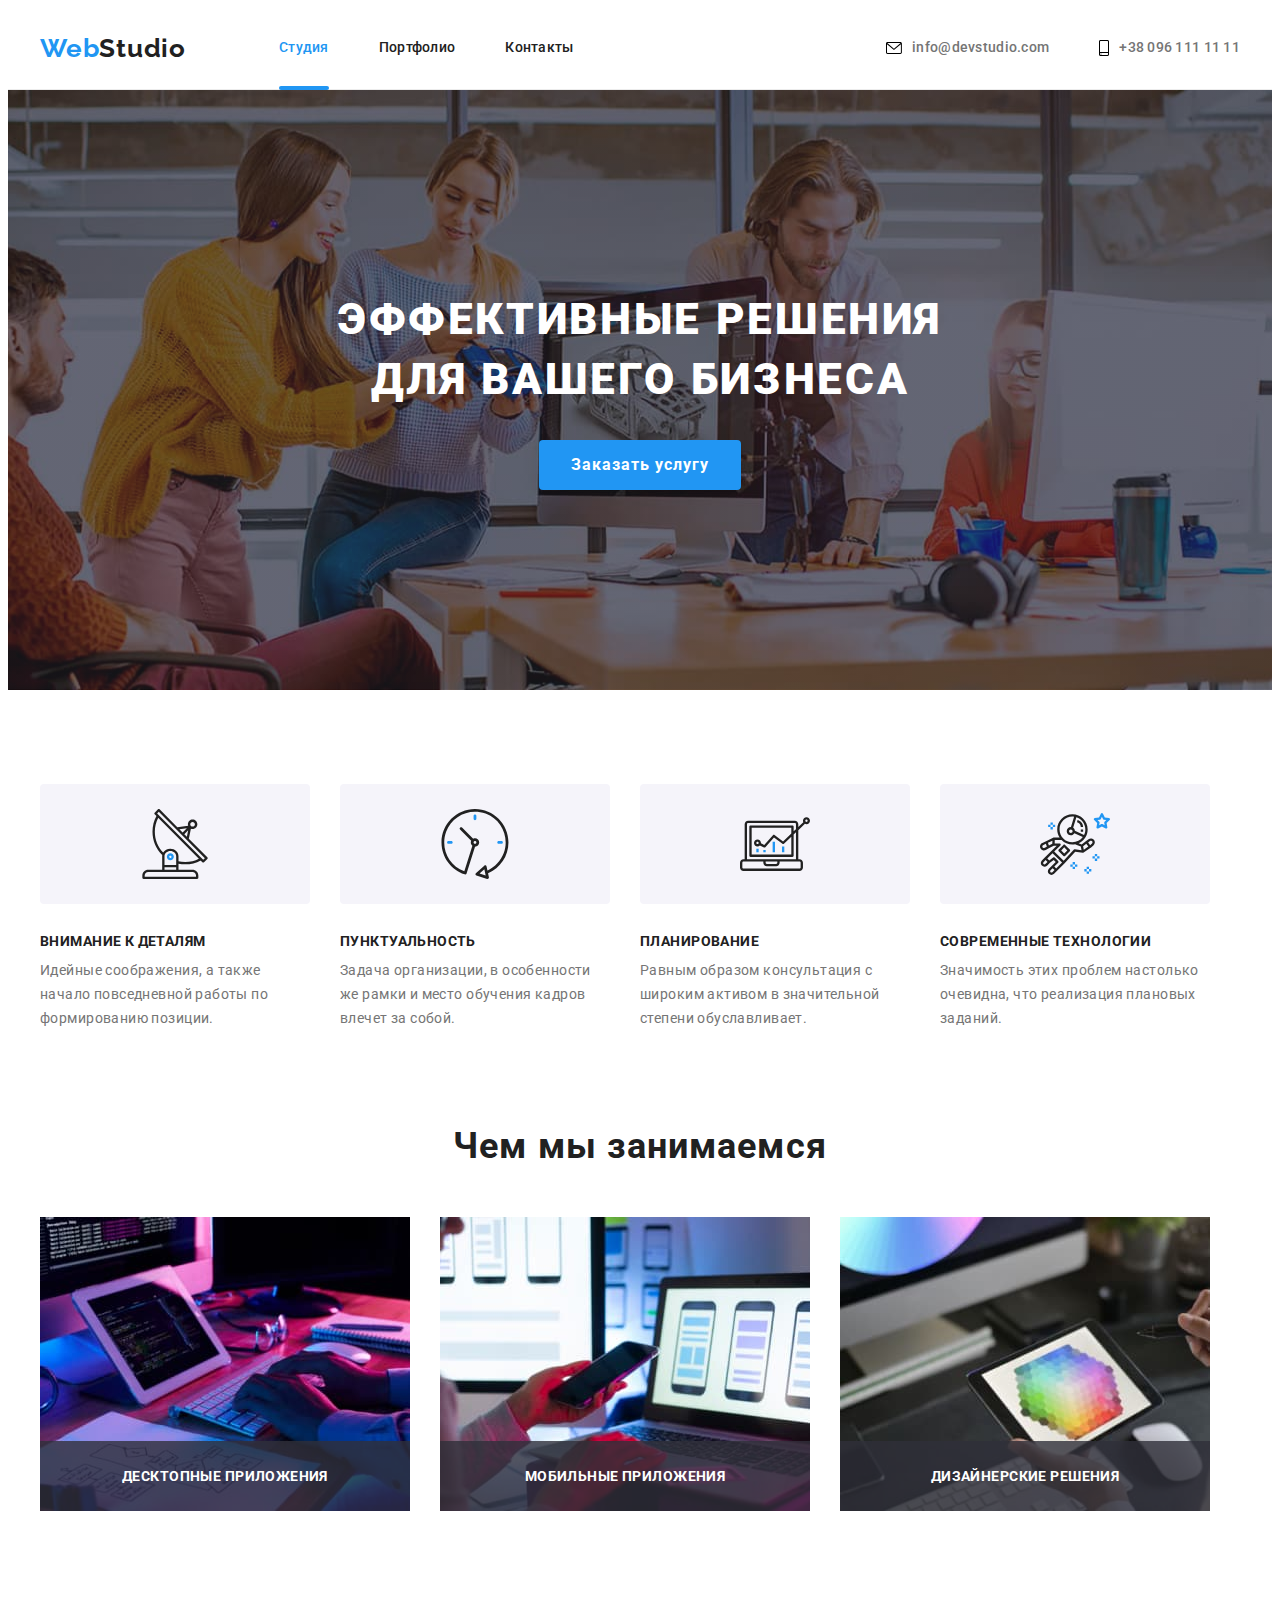
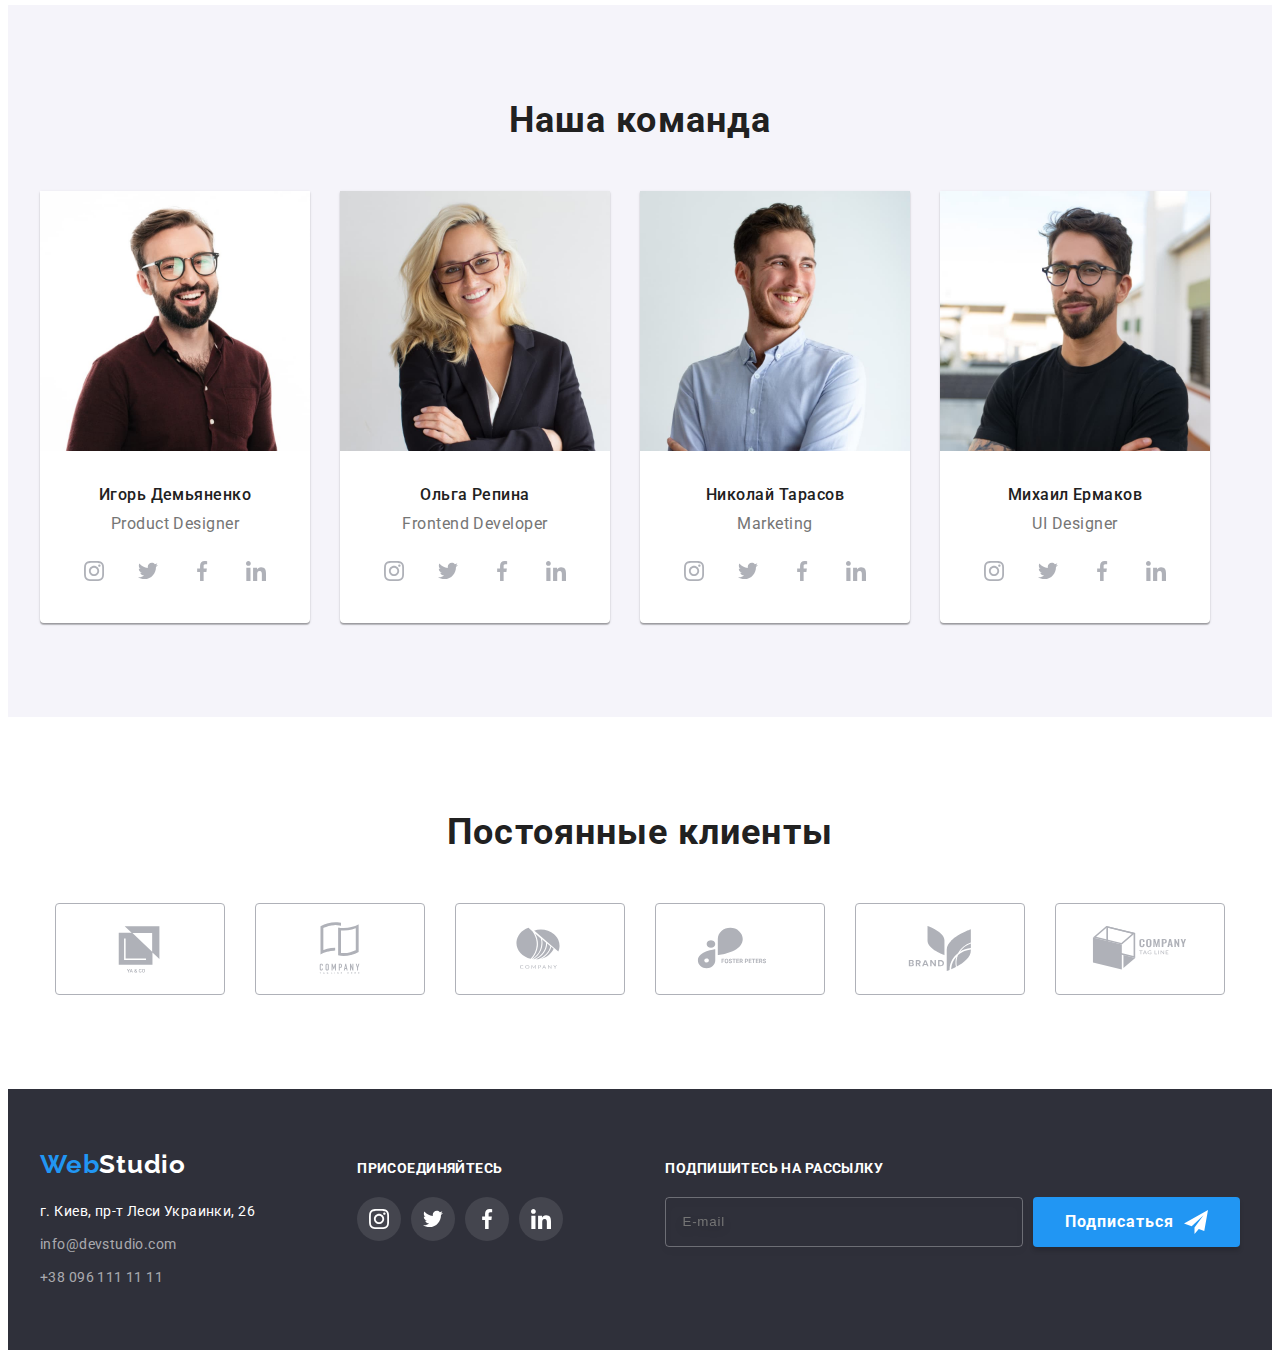
<file: index.html>
<!DOCTYPE html>
<html lang="ru">
  <head>
    <meta charset="UTF-8" />
    <meta http-equiv="X-UA-Compatible" content="IE=edge" />
    <meta name="viewport" content="width=device-width, initial-scale=1.0" />
    <link rel="preconnect" href="https://fonts.googleapis.com" />
    <link rel="preconnect" href="https://fonts.gstatic.com" crossorigin />
    <link
      href="https://fonts.googleapis.com/css2?family=Raleway:wght@700&family=Roboto:wght@400;500;700;900&display=swap"
      rel="stylesheet"
    />
    <link
      rel="stylesheet"
      href="https://cdnjs.cloudflare.com/ajax/libs/modern-normalize/1.1.0/modern-normalize.min.css"
      integrity="sha512-wpPYUAdjBVSE4KJnH1VR1HeZfpl1ub8YT/NKx4PuQ5NmX2tKuGu6U/JRp5y+Y8XG2tV+wKQpNHVUX03MfMFn9Q=="
      crossorigin="anonymous"
      referrerpolicy="no-referrer"
    />
    <link rel="stylesheet" href=./css/styles.css />
    <title>WebStudio</title>
  </head>
  <body>
    <header class="header">
      <div class="container header-container">
        <nav class="header-navigation">
          <a class="header-logo link" href=""
            ><span class="word-first-part">Web</span>Studio</a
          >
          <ul class="header-list list">
            <li class="header-item">
              <a href="./index.html" class="header-link link current">Студия</a>
            </li>
            <li class="header-item">
              <a href="./portfolio.html" class="header-link link">Портфолио</a>
            </li>
            <li class="header-item">
              <a href="" class="header-link link">Контакты</a>
            </li>
          </ul>
        </nav>
        <div class="header-connect">
          <ul class="second-header-list list">
            <li class="second-header-items">
              <a href="mailto:info@devstudio.com" class="header-contacts link">
                <svg class="contacts-icons" width="16" height="12">
                  <use href="./images/icons.svg#icon-envelope"></use>
                </svg>
                info@devstudio.com</a
              >
            </li>
            <li class="second-header-items">
              <a href="tel:+380961111111" class="header-contacts link">
                <svg class="contacts-icons" width="10" height="16">
                  <use href="./images/icons.svg#icon-smartphone"></use>
                </svg>
                +38 096 111 11 11</a
              >
            </li>
          </ul>
        </div>
      </div>
    </header>
    <main>
      <section class="hero">
        <div class="container hero-info">
          <h1 class="hero-title">Эффективные решения для вашего бизнеса</h1>
          <button class="btn" type="button" data-modal-open>
            Заказать услугу
          </button>
        </div>
      </section>
      <section class="about-us">
        <div class="container">
          <h2 class="titles visually-hidden">О нас</h2>
          <ul class="about-us-list list">
            <li class="about-us-item">
              <div class="about-us-links-item">
                <svg class="about-us-links-icons" width="70" height="70">
                  <use href="./images/icons.svg#icon-antenna"></use>
                </svg>
              </div>
              <h3 class="about-us-item-title">Внимание к деталям</h3>
              <p class="about-us-item-text">
                Идейные соображения, а также начало повседневной работы по
                формированию позиции.
              </p>
            </li>
            <li class="about-us-item">
              <div class="about-us-links-item">
                <svg class="about-us-links-icons" width="70" height="70">
                  <use href="./images/icons.svg#icon-clock"></use>
                </svg>
              </div>
              <h3 class="about-us-item-title">Пунктуальность</h3>
              <p class="about-us-item-text">
                Задача организации, в особенности же рамки и место обучения
                кадров влечет за собой.
              </p>
            </li>
            <li class="about-us-item">
              <div class="about-us-links-item">
                <svg class="about-us-links-icons" width="70" height="70">
                  <use href="./images/icons.svg#icon-diagram"></use>
                </svg>
              </div>
              <h3 class="about-us-item-title">Планирование</h3>
              <p class="about-us-item-text">
                Равным образом консультация с широким активом в значительной
                степени обуславливает.
              </p>
            </li>
            <li class="about-us-item">
              <div class="about-us-links-item">
                <svg class="about-us-links-icons" width="70" height="70">
                  <use href="./images/icons.svg#icon-astronaut"></use>
                </svg>
              </div>
              <h3 class="about-us-item-title">Современные технологии</h3>
              <p class="about-us-item-text">
                Значимость этих проблем настолько очевидна, что реализация
                плановых заданий.
              </p>
            </li>
          </ul>
        </div>
      </section>
      <section class="gallery">
        <div class="container">
          <h2 class="titles">Чем мы занимаемся</h2>
          <ul class="gallery-list list">
            <li class="gallery-list-item">
              <img
                class="images"
                src="./images/studio_img/image1_section1.jpg"
                alt="Кодинг"
                width="370"
                height="294"
              />
              <div class="gallery-titles-box">
                <p class="gallery-titles">ДЕСКТОПНЫЕ ПРИЛОЖЕНИЯ</p>
              </div>
            </li>
            <li class="gallery-list-item">
              <img
                class="images"
                src="./images/studio_img/image2_section1.jpg"
                alt="Адаптивная верстка"
                width="370"
                height="294"
              />
              <div class="gallery-titles-box">
                <p class="gallery-titles">МОБИЛЬНЫЕ ПРИЛОЖЕНИЯ</p>
              </div>
            </li>
            <li class="gallery-list-item">
              <img
                class="images"
                src="./images/studio_img/image3_section1.jpg"
                alt="Создание дизайна"
                width="370"
                height="294"
              />
              <div class="gallery-titles-box">
                <p class="gallery-titles">ДИЗАЙНЕРСКИЕ РЕШЕНИЯ</p>
              </div>
            </li>
          </ul>
        </div>
      </section>
      <section class="our-team">
        <div class="container">
          <h2 class="titles our-team-title">Наша команда</h2>
          <ul class="our-team-list list">
            <li class="our-team-list-item">
              <img
                class="team-images"
                src="./images/studio_img/image1_section2.jpg"
                alt="Первый член команды"
                width="810"
                height="780"
              />
              <div class="card-text">
                <h3 class="names">Игорь Демьяненко</h3>
                <p class="professions" lang="en">Product Designer</p>
                <ul class="members-links-list list">
                  <li class="members-link">
                    <a href="" class="members-links-item">
                      <svg class="members-links-icons" width="20" height="20">
                        <use href="./images/icons.svg#icon-instagram"></use>
                      </svg>
                    </a>
                  </li>
                  <li class="members-link">
                    <a href="" class="members-links-item">
                      <svg class="members-links-icons" width="20" height="20">
                        <use href="./images/icons.svg#icon-twitter"></use>
                      </svg>
                    </a>
                  </li>
                  <li class="members-link">
                    <a href="" class="members-links-item">
                      <svg class="members-links-icons" width="20" height="20">
                        <use href="./images/icons.svg#icon-facebook"></use>
                      </svg>
                    </a>
                  </li>
                  <li class="members-link">
                    <a href="" class="members-links-item">
                      <svg class="members-links-icons" width="20" height="20">
                        <use href="./images/icons.svg#icon-linkedin"></use>
                      </svg>
                    </a>
                  </li>
                </ul>
              </div>
            </li>
            <li class="our-team-list-item">
              <img
                class="team-images"
                src="./images/studio_img/image2_section2.jpg"
                alt="Второй член команды"
                width="810"
                height="780"
              />
              <div class="card-text">
                <h3 class="names">Ольга Репина</h3>
                <p class="professions" lang="en">Frontend Developer</p>
                <ul class="members-links-list list">
                  <li class="members-link">
                    <a href="" class="members-links-item">
                      <svg class="members-links-icons" width="20" height="20">
                        <use href="./images/icons.svg#icon-instagram"></use>
                      </svg>
                    </a>
                  </li>
                  <li class="members-link">
                    <a href="" class="members-links-item">
                      <svg class="members-links-icons" width="20" height="20">
                        <use href="./images/icons.svg#icon-twitter"></use>
                      </svg>
                    </a>
                  </li>
                  <li class="members-link">
                    <a href="" class="members-links-item">
                      <svg class="members-links-icons" width="20" height="20">
                        <use href="./images/icons.svg#icon-facebook"></use>
                      </svg>
                    </a>
                  </li>
                  <li class="members-link">
                    <a href="" class="members-links-item">
                      <svg class="members-links-icons" width="20" height="20">
                        <use href="./images/icons.svg#icon-linkedin"></use>
                      </svg>
                    </a>
                  </li>
                </ul>
              </div>
            </li>
            <li class="our-team-list-item">
              <img
                class="team-images"
                src="./images/studio_img/image3_section2.jpg"
                alt="Третий член команды"
                width="810"
                height="780"
              />
              <div class="card-text">
                <h3 class="names">Николай Тарасов</h3>
                <p class="professions" lang="en">Marketing</p>
                <ul class="members-links-list list">
                  <li class="members-link">
                    <a href="" class="members-links-item">
                      <svg class="members-links-icons" width="20" height="20">
                        <use href="./images/icons.svg#icon-instagram"></use>
                      </svg>
                    </a>
                  </li>
                  <li class="members-link">
                    <a href="" class="members-links-item">
                      <svg class="members-links-icons" width="20" height="20">
                        <use href="./images/icons.svg#icon-twitter"></use>
                      </svg>
                    </a>
                  </li>
                  <li class="members-link">
                    <a href="" class="members-links-item">
                      <svg class="members-links-icons" width="20" height="20">
                        <use href="./images/icons.svg#icon-facebook"></use>
                      </svg>
                    </a>
                  </li>
                  <li class="members-link">
                    <a href="" class="members-links-item">
                      <svg class="members-links-icons" width="20" height="20">
                        <use href="./images/icons.svg#icon-linkedin"></use>
                      </svg>
                    </a>
                  </li>
                </ul>
              </div>
            </li>
            <li class="our-team-list-item">
              <img
                class="team-images"
                src="./images/studio_img/image4_section2.jpg"
                alt="Четвертый член команды"
                width="810"
                height="780"
              />
              <div class="card-text">
                <h3 class="names">Михаил Ермаков</h3>
                <p class="professions" lang="en">UI Designer</p>
                <ul class="members-links-list list">
                  <li class="members-link">
                    <a href="" class="members-links-item">
                      <svg class="members-links-icons" width="20" height="20">
                        <use href="./images/icons.svg#icon-instagram"></use>
                      </svg>
                    </a>
                  </li>
                  <li class="members-link">
                    <a href="" class="members-links-item">
                      <svg class="members-links-icons" width="20" height="20">
                        <use href="./images/icons.svg#icon-twitter"></use>
                      </svg>
                    </a>
                  </li>
                  <li class="members-link">
                    <a href="" class="members-links-item">
                      <svg class="members-links-icons" width="20" height="20">
                        <use href="./images/icons.svg#icon-facebook"></use>
                      </svg>
                    </a>
                  </li>
                  <li class="members-link">
                    <a href="" class="members-links-item">
                      <svg class="members-links-icons" width="20" height="20">
                        <use href="./images/icons.svg#icon-linkedin"></use>
                      </svg>
                    </a>
                  </li>
                </ul>
              </div>
            </li>
          </ul>
        </div>
      </section>
      <section class="clients">
        <h2 class="titles">Постоянные клиенты</h2>
        <ul class="client-list list">
          <li class="clients-list-item">
            <a href="" class="clients-links-item">
              <svg class="clients-links-icons" width="106" height="60">
                <use href="./images/icons.svg#icon-partner1"></use>
              </svg>
            </a>
          </li>
          <li class="clients-list-item">
            <a href="" class="clients-links-item">
              <svg class="clients-links-icons" width="106" height="60">
                <use href="./images/icons.svg#icon-partner2"></use>
              </svg>
            </a>
          </li>
          <li class="clients-list-item">
            <a href="" class="clients-links-item">
              <svg class="clients-links-icons" width="106" height="60">
                <use href="./images/icons.svg#icon-partner3"></use>
              </svg>
            </a>
          </li>
          <li class="clients-list-item">
            <a href="" class="clients-links-item">
              <svg class="clients-links-icons" width="106" height="60">
                <use href="./images/icons.svg#icon-partner4"></use>
              </svg>
            </a>
          </li>
          <li class="clients-list-item">
            <a href="" class="clients-links-item">
              <svg class="clients-links-icons" width="106" height="60">
                <use href="./images/icons.svg#icon-partner5"></use>
              </svg>
            </a>
          </li>
          <li class="clients-list-item">
            <a href="" class="clients-links-item">
              <svg class="clients-links-icons" width="106" height="60">
                <use href="./images/icons.svg#icon-partner6"></use>
              </svg>
            </a>
          </li>
        </ul>
      </section>
    </main>
    <footer class="footer">
      <div class="container footer-container">
        <div class="footer-semi-container">
          <a class="footer-logo link" href=""
            ><span class="word-first-part">Web</span>Studio</a
          >
          <address>
            <ul class="footer-list list">
              <li class="footer-list-item">
                <a
                  href="https://goo.gl/maps/eJYZ2F3SUfPeSupF6"
                  target="_blank"
                  rel="noopener noreferrer"
                  class="footer-address link"
                  >г. Киев, пр-т Леси Украинки, 26
                </a>
              </li>
              <li class="footer-list-item">
                <a href="mailto:info@devstudio.com" class="footer-links link"
                  >info@devstudio.com</a
                >
              </li>
              <li class="footer-list-item">
                <a href="tel:+380961111111" class="footer-links link"
                  >+38 096 111 11 11</a
                >
              </li>
            </ul>
          </address>
        </div>
        <div class="footer-semi-container add-to-us">
          <p class="footer-title">ПРИСОЕДИНЯЙТЕСЬ</p>
          <ul class="footer-links-list list">
            <li class="footer-link">
              <a href="" class="footer-links-item">
                <svg class="footer-links-icons" width="20" height="20">
                  <use href="./images/icons.svg#icon-instagram"></use>
                </svg>
              </a>
            </li>
            <li class="footer-link">
              <a href="" class="footer-links-item">
                <svg class="footer-links-icons" width="20" height="20">
                  <use href="./images/icons.svg#icon-twitter"></use>
                </svg>
              </a>
            </li>
            <li class="footer-link">
              <a href="" class="footer-links-item">
                <svg class="footer-links-icons" width="20" height="20">
                  <use href="./images/icons.svg#icon-facebook"></use>
                </svg>
              </a>
            </li>
            <li class="footer-link">
              <a href="" class="footer-links-item">
                <svg class="footer-links-icons" width="20" height="20">
                  <use href="./images/icons.svg#icon-linkedin"></use>
                </svg>
              </a>
            </li>
          </ul>
        </div>
        <div class="footer-semi-container add-to-us">
          <p class="footer-title">ПОДПИШИТЕСЬ НА РАССЫЛКУ</p>
          <form action="#" class="footer-form">
            <input
              type="email"
              name="subscribe-input"
              class="footer-input"
              placeholder="E-mail"
            />
            <button class="btn footer-button" type="submit">
              Подписаться
              <svg class="footer-icon" width="24" height="24">
                <use href="./images/icons.svg#icon-icon-send"></use>
              </svg>
            </button>
          </form>
        </div>
      </div>
    </footer>
    <div class="backdrop is-hidden" data-modal>
      <div class="modal">
        <button type="button" class="modal-close" data-modal-close>
          <svg class="icon-close" width="18" height="18">
            <use href="./images/icons.svg#icon-close"></use>
          </svg>
        </button>
        <p class="modal-title">Оставьте свои данные, мы вам перезвоним</p>
        <form action="#" class="modal-form">
          <div class="modal-form-field">
            <label class="modal-label" for="user-name">Имя</label>
            <div class="input-wrap">
              <input
                type="text"
                name="user-name"
                class="modal-input"
                id="user-name"
                required
              />
              <svg class="input-icon" width="18" height="18">
                <use href="./images/icons.svg#icon-person-black"></use>
              </svg>
            </div>
          </div>
          <div class="modal-form-field">
            <label class="modal-label" for="user-tel">Телефон</label>
            <div class="input-wrap">
              <input
                type="tel"
                name="user-tel"
                class="modal-input"
                id="user-tel"
                required
              />
              <svg class="input-icon" width="18" height="18">
                <use href="./images/icons.svg#icon-phone-black"></use>
              </svg>
            </div>
          </div>
          <div class="modal-form-field">
            <label class="modal-label" for="user-email">Почта</label>
            <div class="input-wrap">
              <input
                type="email"
                name="user-email"
                class="modal-input"
                id="user-email"
              />
              <svg class="input-icon" width="18" height="18">
                <use href="./images/icons.svg#icon-email-black"></use>
              </svg>
            </div>
          </div>
          <div class="modal-form-textarea">
            <label class="modal-label" for="user-comments">Комментарии</label>
            <textarea
              name="user-comments"
              class="modal-textarea"
              id="user-comments"
              placeholder="Введите текст"
            ></textarea>
          </div>
          <div class="modal-form-field">
            <input
              type="checkbox"
              name="privacy"
              id="modal-check"
              class="modal-check visually-hidden"
              required
            />
            <label for="modal-check" class="modal-check-text">
              <span>
                <svg class="check-icon" width="16" height="15">
                  <use href="./images/icons.svg#icon-icon-check"></use>
                </svg>
              </span>
              Соглашаюсь с рассылкой и принимаю&nbsp
              <a class="modal-check-link" href="">Условия договора</a></label
            >
          </div>
          <button class="btn modal-btn" type="submit">Отправить</button>
        </form>
      </div>
    </div>
    <script src="./js/modal.js"></script>
  </body>
</html>
</file>
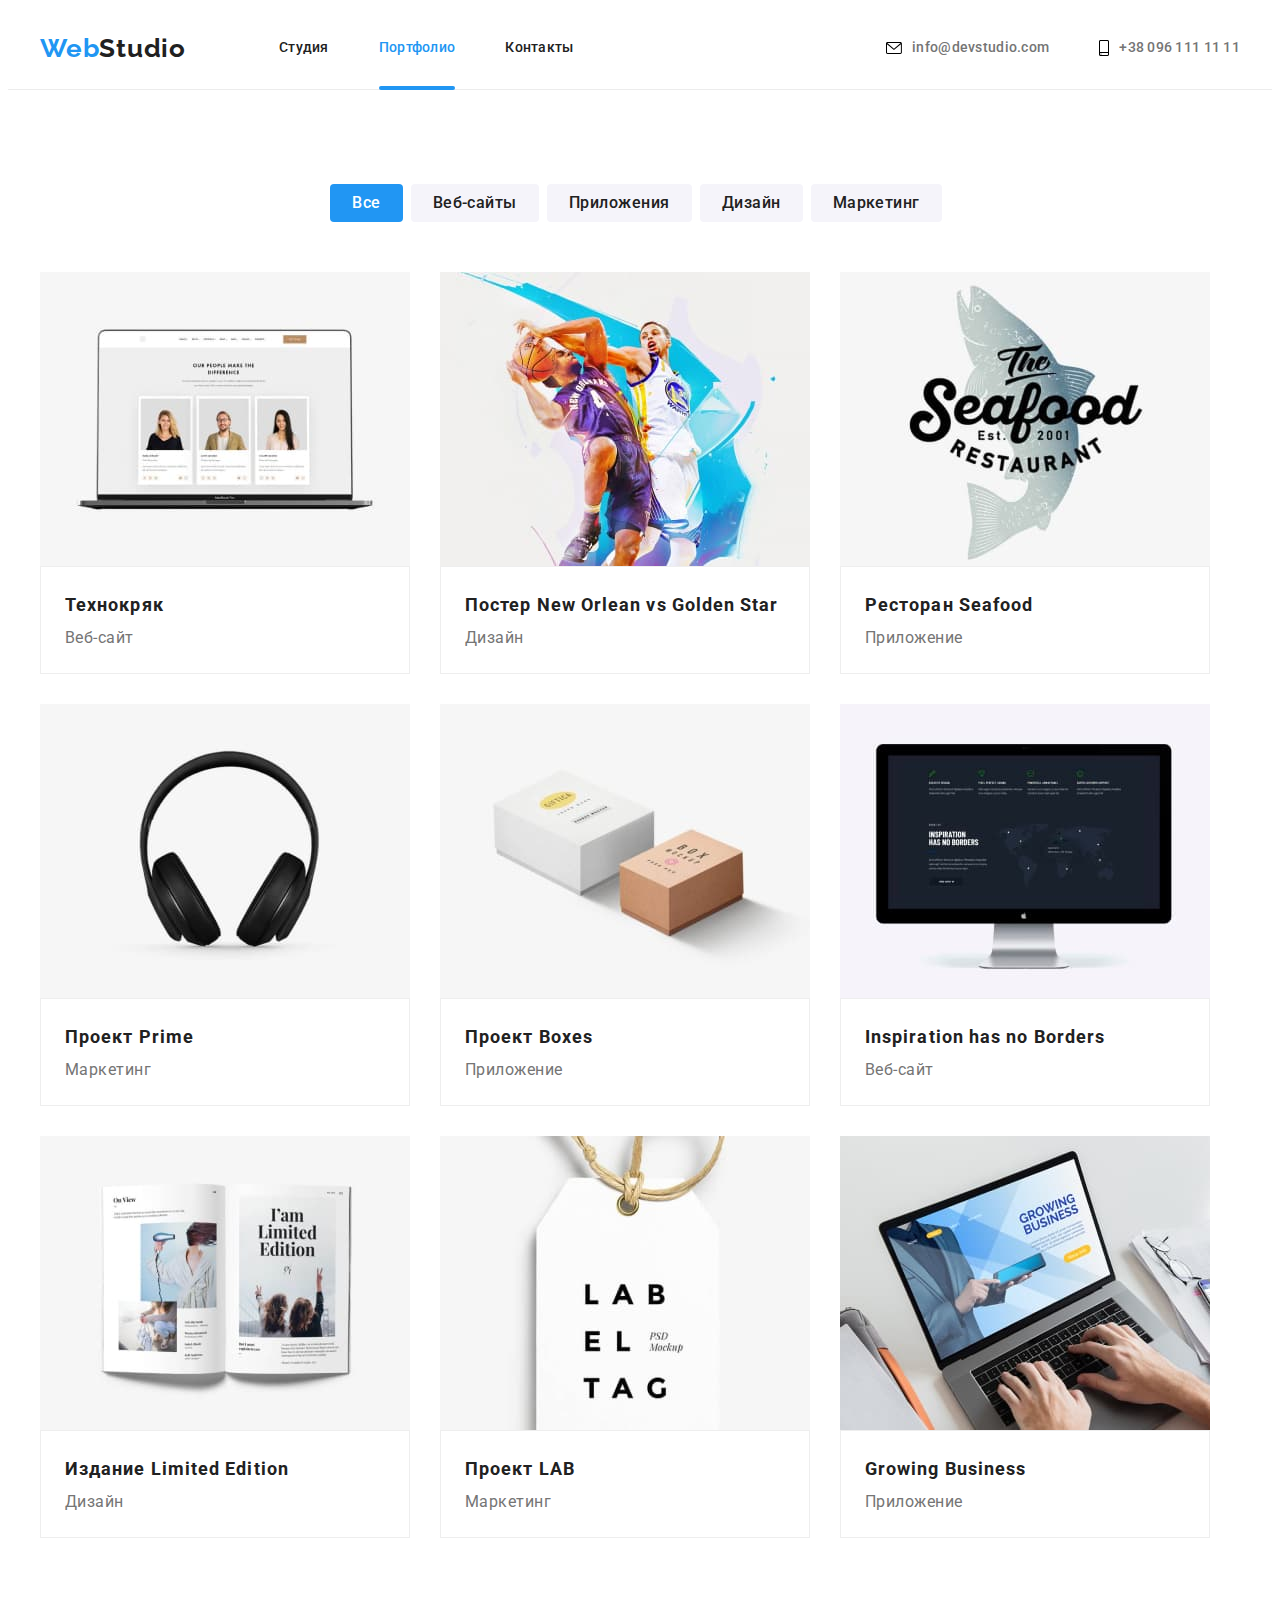
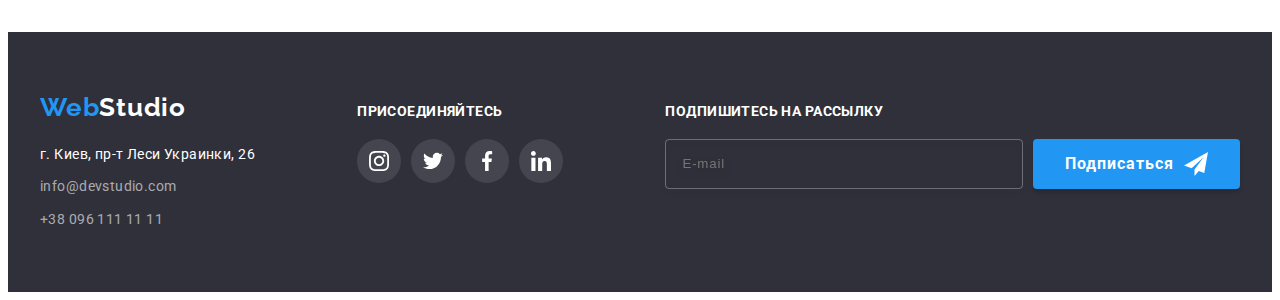
<file: portfolio.html>
<!DOCTYPE html>
<html lang="ru">
  <head>
    <meta charset="UTF-8" />
    <meta http-equiv="X-UA-Compatible" content="IE=edge" />
    <meta name="viewport" content="width=device-width, initial-scale=1.0" />
    <link rel="preconnect" href="https://fonts.googleapis.com" />
    <link rel="preconnect" href="https://fonts.gstatic.com" crossorigin />
    <link href="https://fonts.googleapis.com/css2?family=Raleway:wght@700&family=Roboto:wght@400;500;700;900&display=swap"
      rel="stylesheet" />
    <link rel="stylesheet" href="https://cdnjs.cloudflare.com/ajax/libs/modern-normalize/1.1.0/modern-normalize.min.css"
      integrity="sha512-wpPYUAdjBVSE4KJnH1VR1HeZfpl1ub8YT/NKx4PuQ5NmX2tKuGu6U/JRp5y+Y8XG2tV+wKQpNHVUX03MfMFn9Q=="
      crossorigin="anonymous" referrerpolicy="no-referrer" />
    <link rel="stylesheet" href=./css/styles.css />
    <title>WebStudio</title>
  </head>

  <body>
    <header class="header">
      <div class="container header-container">
        <nav class="header-navigation">
          <a class="header-logo link" href=""><span class="word-first-part">Web</span>Studio</a>
          <ul class="header-list list">
            <li class="header-item">
              <a href="./index.html" class="header-link link ">Студия</a>
            </li>
            <li class="header-item">
              <a href="./portfolio.html" class="header-link link current">Портфолио</a>
            </li>
            <li class="header-item">
              <a href="" class="header-link link">Контакты</a>
            </li>
          </ul>
        </nav>
        <div class="header-connect">
          <ul class="second-header-list list">
            <li class="second-header-items">  
              <a href="mailto:info@devstudio.com" class="header-contacts link">
                <svg class="contacts-icons " width="16" height="12">
                  <use href="./images/icons.svg#icon-envelope"></use>
                </svg>
                info@devstudio.com</a>
            </li>
            <li class="second-header-items">
              <a href="tel:+380961111111" class="header-contacts link">
                <svg class="contacts-icons" width="10" height="16">
                  <use href="./images/icons.svg#icon-smartphone"></use>
                </svg>
                +38 096 111 11 11</a>
            </li>
          </ul>
        </div>
      </div>
    </header>
    <main class="main">
        <section class="main-navigation">
          <div class="container">
          <h1  hidden>Портфолио</h1>
            <ul class="button-list list">
                <li class="buttons-li"><button class="buttons current-button" type="button">Все</button></li>
                <li class="buttons-li"><button class="buttons" type="button">Веб-сайты</li>
                <li class="buttons-li"><button class="buttons" type="button">Приложения</li>
                <li class="buttons-li"><button class="buttons" type="button">Дизайн</li>
                <li class="buttons-li"><button class="buttons" type="button">Маркетинг</li>
            </ul>
            <ul class="portfolio-list list">
                <li class="portfolio-item">
                  <a href="" class="portfolio-link link">
                    <div class="portfolio-wrap">
                      <img  class="portfolio-photos"
                      src="./images/portfolio_img/portfolio_img1.jpg" 
                      alt="Сайт про разработку" 
                      width="370" 
                      height="294"
                      >
                      <p class="portfolio-hover-text">Технокряк это современная площадка распространения коронавируса. Компании используют эту платформу для цифрового
                      шпионажа и атак на защищённые сервера конкурентов</p>
                    </div>
                      <div class="portfolio-card-text">
                        <h2 class="portfolio-title">Технокряк</h2>
                        <p class="portfolio-text">Веб-сайт</p>
                      </div>
                    </a>
                  
                </li>
                    
                <li class="portfolio-item">
                  <a href="" class="portfolio-link link">
                    <div class="portfolio-wrap">
                      <img class="portfolio-photos"
                      src="./images/portfolio_img/portfolio_img2.jpg" 
                      alt="Постер о спорте" 
                      width="370" 
                      height="294">
                      <p class="portfolio-hover-text">Технокряк это современная площадка распространения коронавируса. Компании используют эту
                        платформу для цифрового
                        шпионажа и атак на защищённые сервера конкурентов</p>
                    </div>
                    <div class="portfolio-card-text">
                      <h2 class="portfolio-title">Постер <span lang="en">New Orlean vs Golden Star</span></h2>
                      <p class="portfolio-text">Дизайн</p>
                    </div>
                  </a>
                </li>
                <li class="portfolio-item">
                  <a href="" class="portfolio-link link">
                    <div class="portfolio-wrap">
                      <img class="portfolio-photos"
                      src="./images/portfolio_img/portfolio_img3.jpg" 
                      alt="Ресторан" 
                      width="370" 
                      height="294">
                      <p class="portfolio-hover-text">Технокряк это современная площадка распространения коронавируса. Компании используют эту
                        платформу для цифрового
                        шпионажа и атак на защищённые сервера конкурентов</p>
                    </div>
                    <div class="portfolio-card-text">
                      <h2 class="portfolio-title">Ресторан <span lang="en">Seafood</span></h2>
                      <p class="portfolio-text">Приложение</p>
                    </div>
                  </a>
                </li>
                <li class="portfolio-item">
                  <a href="" class="portfolio-link link">
                    <div class="portfolio-wrap">
                      <img class="portfolio-photos"
                      src="./images/portfolio_img/portfolio_img4.jpg" 
                      alt="Музыкальный проект" 
                      width="370" 
                      height="294">
                      <p class="portfolio-hover-text">Технокряк это современная площадка распространения коронавируса. Компании используют эту
                        платформу для цифрового
                        шпионажа и атак на защищённые сервера конкурентов</p>
                    </div>
                    <div class="portfolio-card-text">
                      <h2 class="portfolio-title">Проект <span lang="en">Prime</span></h2>
                      <p class="portfolio-text">Маркетинг</p>
                    </div>
                  </a>
                </li>
                <li class="portfolio-item">
                  <a href="" class="portfolio-link link">
                    <div class="portfolio-wrap">
                      <img class="portfolio-photos"
                      src="./images/portfolio_img/portfolio_img5.jpg"
                      alt="Проект Boxes"
                      width="370" 
                      height="294">
                      <p class="portfolio-hover-text">Технокряк это современная площадка распространения коронавируса. Компании используют эту
                        платформу для цифрового
                        шпионажа и атак на защищённые сервера конкурентов</p>
                    </div>
                    <div class="portfolio-card-text">
                      <h2 class="portfolio-title">Проект <span lang="en">Boxes</span></h2>
                      <p class="portfolio-text">Приложение</p>
                    </div>
                  </a>
                </li>
                <li class="portfolio-item">
                  <a href="" class="portfolio-link link">
                    <div class="portfolio-wrap">
                      <img class="portfolio-photos"
                      src="./images/portfolio_img/portfolio_img6.jpg" 
                      alt="Проект о вдохновлении" 
                      width="370"
                      height="294">
                      <p class="portfolio-hover-text">Технокряк это современная площадка распространения коронавируса. Компании используют эту
                        платформу для цифрового
                        шпионажа и атак на защищённые сервера конкурентов</p>
                    </div>
                    <div class="portfolio-card-text">
                      <h2 class="portfolio-title" lang="en">Inspiration has no Borders</h2>
                      <p class="portfolio-text">Веб-сайт</p>
                    </div>
                  </a>
                </li>
                <li class="portfolio-item">
                  <a href="" class="portfolio-link link">
                    <div class="portfolio-wrap">
                      <img class="portfolio-photos"
                      src="./images/portfolio_img/portfolio_img7.jpg" 
                      alt="Книжное издание" 
                      width="370" 
                      height="294">
                      <p class="portfolio-hover-text">Технокряк это современная площадка распространения коронавируса. Компании используют эту
                        платформу для цифрового
                        шпионажа и атак на защищённые сервера конкурентов</p>
                    </div>
                    <div class="portfolio-card-text">
                      <h2 class="portfolio-title">Издание <span lang="en">Limited Edition</span></h2>
                      <p class="portfolio-text">Дизайн</p>
                    </div>
                  </a>
                </li>
                <li class="portfolio-item">
                  <a href="" class="portfolio-link link">
                    <div class="portfolio-wrap">
                      <img class="portfolio-photos"
                      src="./images/portfolio_img/portfolio_img8.jpg" 
                      alt="Проект Lab" 
                      width="370" 
                      height="294">
                      <p class="portfolio-hover-text">Технокряк это современная площадка распространения коронавируса. Компании используют эту
                        платформу для цифрового
                        шпионажа и атак на защищённые сервера конкурентов</p>
                    </div>
                    <div class="portfolio-card-text">
                      <h2 class="portfolio-title">Проект <span lang="en">LAB</span></h2>
                      <p class="portfolio-text">Маркетинг</p>
                    </div>
                  </a>
                </li>
                <li class="portfolio-item">
                  <a href="" class="portfolio-link link">
                    <div class="portfolio-wrap">
                      <img class="portfolio-photos"
                      src="./images/portfolio_img/portfolio_img9.jpg" 
                      alt="Бизнес-проект" 
                      width="370" 
                      height="294">
                      <p class="portfolio-hover-text">Технокряк это современная площадка распространения коронавируса. Компании используют эту
                        платформу для цифрового
                        шпионажа и атак на защищённые сервера конкурентов</p>
                    </div>
                    <div class="portfolio-card-text">
                      <h2 class="portfolio-title" lang="en">Growing Business</h2>
                      <p class="portfolio-text">Приложение</p>
                    </div>
                  </a>
                </li>
            </ul>
            </div>
        </section>
    </main>
    <footer class="footer">
      <div class="container footer-container">
        <div class="footer-semi-container">
          <a class="footer-logo link" href=""><span class="word-first-part">Web</span>Studio</a>
          <address>
            <ul class="footer-list list">
              <li class="footer-list-item">
                <a href="https://goo.gl/maps/eJYZ2F3SUfPeSupF6" target="_blank" rel="noopener noreferrer"
                  class="footer-address link">г. Киев, пр-т Леси Украинки, 26
                </a>
              </li>
              <li class="footer-list-item">
                <a href="mailto:info@devstudio.com" class="footer-links link">info@devstudio.com</a>
              </li>
              <li class="footer-list-item">
                <a href="tel:+380961111111" class="footer-links link">+38 096 111 11 11</a>
              </li>
            </ul>
          </address>
        </div>
        <div class="footer-semi-container add-to-us">
          <p class="footer-title">ПРИСОЕДИНЯЙТЕСЬ</p>
          <ul class="footer-links-list list">
            <li class="footer-link">
              <a href="" class="footer-links-item">
                <svg class="footer-links-icons" width="20" height="20">
                  <use href="./images/icons.svg#icon-instagram"></use>
                </svg>
              </a>
            </li>
            <li class="footer-link">
              <a href="" class="footer-links-item">
                <svg class="footer-links-icons" width="20" height="20">
                  <use href="./images/icons.svg#icon-twitter"></use>
                </svg>
              </a>
            </li>
            <li class="footer-link">
              <a href="" class="footer-links-item">
                <svg class="footer-links-icons" width="20" height="20">
                  <use href="./images/icons.svg#icon-facebook"></use>
                </svg>
              </a>
            </li>
            <li class="footer-link">
              <a href="" class="footer-links-item">
                <svg class="footer-links-icons" width="20" height="20">
                  <use href="./images/icons.svg#icon-linkedin"></use>
                </svg>
              </a>
            </li>
          </ul>
        </div>
        <div class="footer-semi-container add-to-us">
          <p class="footer-title">ПОДПИШИТЕСЬ НА РАССЫЛКУ</p>
          <form action="#" class="footer-form">
            <input type="email" name="subscribe-input" class="footer-input" placeholder="E-mail" />
            <button class="btn footer-button" type="submit">Подписаться
              <svg class="footer-icon" width="24" height="24">
                <use href="./images/icons.svg#icon-icon-send"></use>
              </svg>
            </button>
          </form>
        </div>
      </div>
    </footer>
  </body>
</html>
</file>
